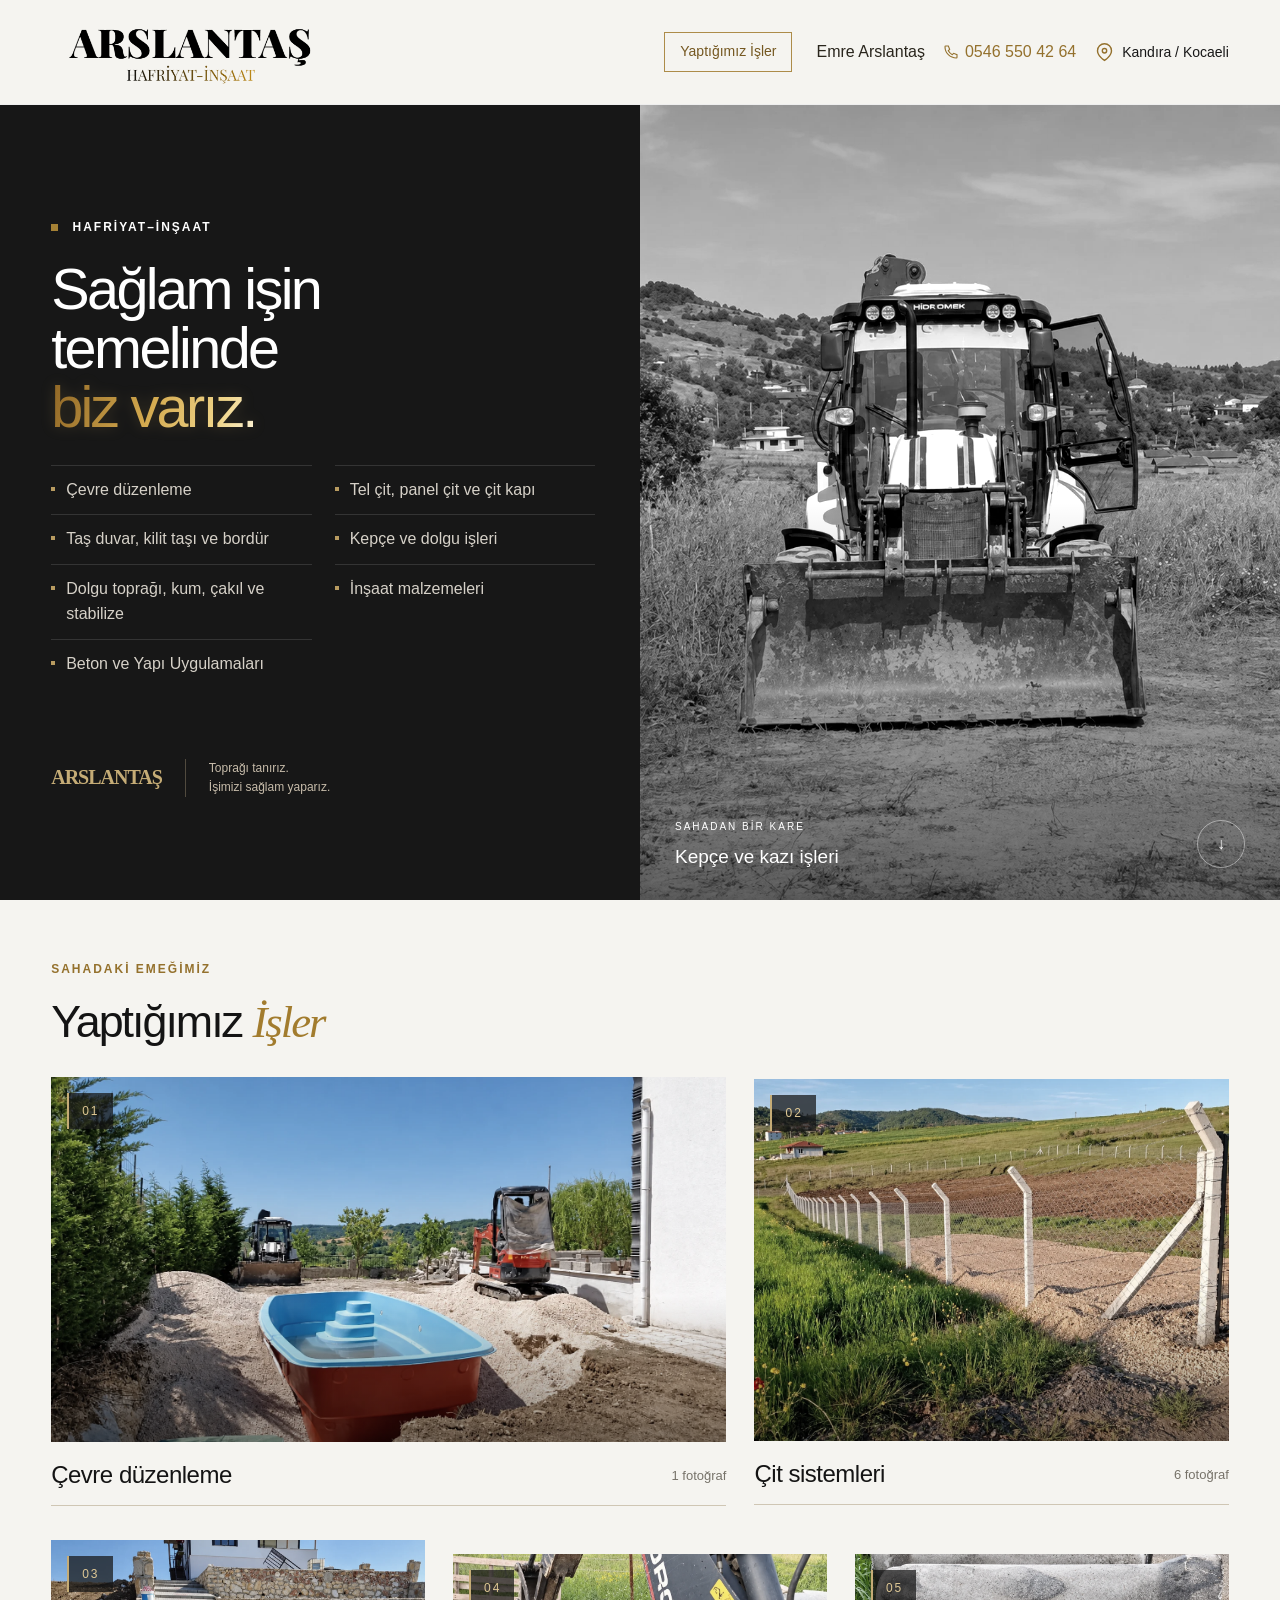
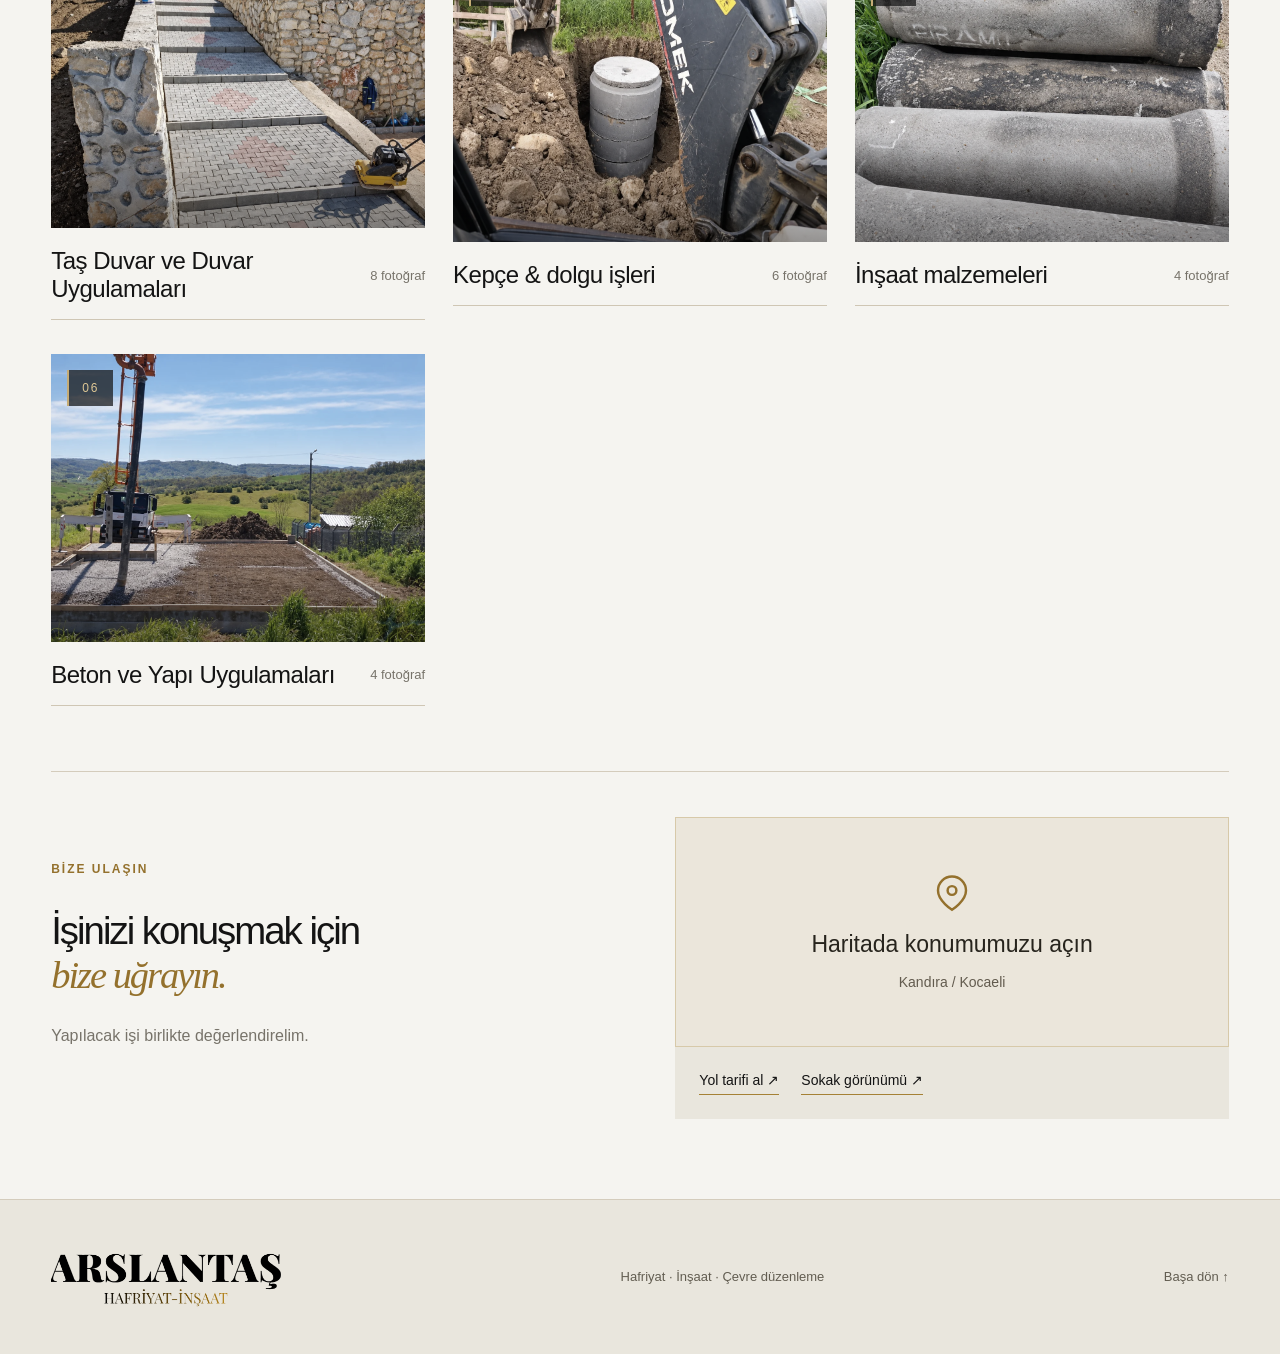
<file: index.html>
<!doctype html>
<html lang="tr"><head>
<meta charset="utf-8">
<meta http-equiv="Content-Security-Policy" content="default-src 'self'; script-src 'self'; style-src 'self' 'unsafe-inline'; img-src 'self' data:; connect-src 'none'; object-src 'none'; base-uri 'none'; form-action 'none'; frame-src 'none'">
<meta name="referrer" content="strict-origin-when-cross-origin">
<meta name="viewport" content="width=device-width, initial-scale=1">
<title>Arslantaş Hafriyat İnşaat | Kandıra, Kocaeli</title>
<meta name="description" content="Kandıra ve Kocaeli'de hafriyat, kepçe, dolgu, çevre düzenleme, tel ve panel çit, taş duvar, kilit taşı, bordür ve beton uygulamaları.">
<meta name="robots" content="index, follow, max-image-preview:large">
<meta name="theme-color" content="#171717">
<link rel="canonical" href="https://arslantashafriyatinsaat.com/">
<link rel="icon" href="img-arslantas-logo.png" type="image/png">
<link rel="preload" as="image" href="img-kazici-yukleyici.webp" type="image/webp">
<meta property="og:type" content="website">
<meta property="og:locale" content="tr_TR">
<meta property="og:site_name" content="Arslantaş Hafriyat İnşaat">
<meta property="og:title" content="Arslantaş Hafriyat İnşaat | Kandıra, Kocaeli">
<meta property="og:description" content="Hafriyattan çevre düzenlemeye, çit ve duvar uygulamalarından beton işlerine kadar sahadaki çalışmalarımızı inceleyin.">
<meta property="og:url" content="https://arslantashafriyatinsaat.com/">
<meta property="og:image" content="https://arslantashafriyatinsaat.com/img-kazici-yukleyici.webp">
<meta property="og:image:alt" content="Arslantaş Hafriyat İnşaat kazıcı yükleyici saha fotoğrafı">
<meta name="twitter:card" content="summary_large_image">
<meta name="twitter:title" content="Arslantaş Hafriyat İnşaat | Kandıra, Kocaeli">
<meta name="twitter:description" content="Hafriyat, çevre düzenleme, çit, taş duvar, kilit taşı ve beton uygulamaları.">
<meta name="twitter:image" content="https://arslantashafriyatinsaat.com/img-kazici-yukleyici.webp">
<script type="application/ld+json">{"@context":"https://schema.org","@type":"HomeAndConstructionBusiness","name":"Arslantaş Hafriyat İnşaat","url":"https://arslantashafriyatinsaat.com/","logo":"https://arslantashafriyatinsaat.com/img-arslantas-logo.png","image":"https://arslantashafriyatinsaat.com/img-kazici-yukleyici.webp","telephone":"+90 546 550 42 64","address":{"@type":"PostalAddress","addressLocality":"Kandıra","addressRegion":"Kocaeli","addressCountry":"TR"},"geo":{"@type":"GeoCoordinates","latitude":40.96698,"longitude":29.9331627},"areaServed":["Kandıra","Kocaeli"],"contactPoint":{"@type":"ContactPoint","telephone":"+90 546 550 42 64","contactType":"customer service","availableLanguage":"Turkish"}}</script>
<link rel="stylesheet" href="style.css?v=seo-13">
</head>
<body><a class="skip" href="#isler">İçeriğe geç</a><header class="site-header"><a class="brand" href="#" aria-label="Arslantaş ana sayfa"><img class="logo" src="img-arslantas-logo.png" alt="Arslantaş Hafriyat İnşaat" width="527" height="191"></a><div class="header-person"><span>Emre Arslantaş</span><a href="tel:+905465504264"><svg aria-hidden="true" viewBox="0 0 24 24" width="20" height="20" fill="none" stroke="currentColor" stroke-width="1.7"><path d="M8 3H4a1 1 0 0 0-1 1c0 9.4 7.6 17 17 17a1 1 0 0 0 1-1v-4l-5-2-2 2a15 15 0 0 1-6-6l2-2-2-5Z"></path></svg>0546 550 42 64</a><a class="header-location" href="https://www.google.com/maps/search/?api=1&amp;query=40.96698%2C29.9331627" target="_blank" rel="noopener noreferrer" aria-label="Haritadaki konumumuz" title="Konumumuz"><svg aria-hidden="true" width="21" height="21" viewBox="0 0 24 24" fill="none" stroke="currentColor" stroke-width="1.6"><path d="M20 10c0 6-8 11-8 11S4 16 4 10a8 8 0 1 1 16 0Z"></path><circle cx="12" cy="10" r="2.5"></circle></svg><span class="location-label">Kandıra / Kocaeli</span></a></div><a class="work-button" href="#isler">Yaptığımız İşler</a></header>
<main><section class="hero"><div class="hero-copy"><p class="eyebrow"><span></span> HAFRİYAT–İNŞAAT</p><h1>Sağlam işin<br>temelinde<br><em>biz varız.</em></h1><ul class="hero-services"><li><a class="service-gallery-link" href="#galeri-0">Çevre düzenleme</a></li><li><a class="service-gallery-link" href="#galeri-1">Tel çit, panel çit ve çit kapı</a></li><li><a class="service-gallery-link" href="#galeri-2">Taş duvar, kilit taşı ve bordür</a></li><li><a class="service-gallery-link" href="#galeri-3">Kepçe ve dolgu işleri</a></li><li><a class="service-gallery-link" href="#iletisim">Dolgu toprağı, kum, çakıl ve stabilize</a></li><li><a class="service-gallery-link" href="#galeri-4">İnşaat malzemeleri</a></li><li><a class="service-gallery-link" href="#galeri-5">Beton ve Yapı Uygulamaları</a></li></ul><div class="hero-bottom"><span class="signature">ARSLANTAŞ</span><p>Toprağı tanırız.<br>İşimizi sağlam yaparız.</p></div></div><div class="hero-image"><img src="img-kazici-yukleyici.webp" alt="Kazıcı yükleyici — siyah beyaz saha fotoğrafı" fetchpriority="high" width="1024" height="1024"><div class="image-note"><span>SAHADAN BİR KARE</span><p>Kepçe ve kazı işleri</p></div><a class="down" href="#isler" aria-label="İşlere git">↓</a></div></section>
<section class="work-intro reveal-ready" id="isler"><p class="eyebrow">SAHADAKİ EMEĞİMİZ</p><div><h2>Yaptığımız <em>İşler</em></h2></div></section><div class="collections"><button class="collection-card reveal-ready" id="galeri-0" data-collection="0" aria-haspopup="dialog" aria-label="Çevre düzenleme galerisini aç"><span class="collection-photo"><img src="img-havuz-cevresi-calismasi.webp" alt="" loading="lazy" decoding="async" width="1024" height="1024"><span class="collection-number">01</span></span><span class="collection-caption"><span class="collection-name">Çevre düzenleme</span><span class="collection-count">1 fotoğraf</span></span></button><button class="collection-card reveal-ready" id="galeri-1" data-collection="1" aria-haspopup="dialog" aria-label="Çit sistemleri galerisini aç"><span class="collection-photo"><img src="img-beton-direkli-tel-cit.webp" alt="" loading="lazy" decoding="async" width="1024" height="1024"><span class="collection-number">02</span></span><span class="collection-caption"><span class="collection-name">Çit sistemleri</span><span class="collection-count">6 fotoğraf</span></span></button><button class="collection-card reveal-ready" id="galeri-2" data-collection="2" aria-haspopup="dialog" aria-label="Taş Duvar ve Duvar Uygulamaları galerisini aç"><span class="collection-photo"><img src="img-tas-duvar-ve-merdiven.webp" alt="" loading="lazy" decoding="async" width="1024" height="1024"><span class="collection-number">03</span></span><span class="collection-caption"><span class="collection-name">Taş Duvar ve Duvar Uygulamaları</span><span class="collection-count">8 fotoğraf</span></span></button><button class="collection-card reveal-ready" id="galeri-3" data-collection="3" aria-haspopup="dialog" aria-label="Kepçe &amp; dolgu işleri galerisini aç"><span class="collection-photo"><img src="img-beton-boru-yerlestirme.webp" alt="" loading="lazy" decoding="async" width="1024" height="1024"><span class="collection-number">04</span></span><span class="collection-caption"><span class="collection-name">Kepçe &amp; dolgu işleri</span><span class="collection-count">6 fotoğraf</span></span></button><button class="collection-card reveal-ready" id="galeri-4" data-collection="4" aria-haspopup="dialog" aria-label="İnşaat malzemeleri galerisini aç"><span class="collection-photo"><img src="img-beton-boru.webp" alt="" loading="lazy" decoding="async" width="1024" height="1024"><span class="collection-number">05</span></span><span class="collection-caption"><span class="collection-name">İnşaat malzemeleri</span><span class="collection-count">4 fotoğraf</span></span></button><button class="collection-card reveal-ready" id="galeri-5" data-collection="5" aria-haspopup="dialog" aria-label="Beton ve Yapı Uygulamaları galerisini aç"><span class="collection-photo"><img src="img-beton-dokumu.webp" alt="" loading="lazy" decoding="async" width="1024" height="1024"><span class="collection-number">06</span></span><span class="collection-caption"><span class="collection-name">Beton ve Yapı Uygulamaları</span><span class="collection-count">4 fotoğraf</span></span></button></div><section class="contact location-section reveal-ready" id="iletisim" aria-labelledby="contact-title"><div class="contact-copy"><p class="eyebrow">BİZE ULAŞIN</p><h2 id="contact-title">İşinizi konuşmak için<br><em>bize uğrayın.</em></h2><p class="contact-intro">Yapılacak işi birlikte değerlendirelim.</p></div><div class="location-map-wrap"><a class="external-map-card" href="https://www.google.com/maps/search/?api=1&amp;query=40.96698%2C29.9331627" target="_blank" rel="noopener noreferrer"><svg aria-hidden="true" width="42" height="42" viewBox="0 0 24 24" fill="none" stroke="currentColor" stroke-width="1.4"><path d="M20 10c0 6-8 11-8 11S4 16 4 10a8 8 0 1 1 16 0Z"></path><circle cx="12" cy="10" r="2.5"></circle></svg><span>Haritada konumumuzu açın</span><small>Kandıra / Kocaeli</small></a><div class="location-map-info"><div class="map-links"><a href="https://www.google.com/maps/dir/?api=1&amp;destination=40.96698%2C29.9331627" target="_blank" rel="noopener noreferrer">Yol tarifi al ↗</a><a href="https://maps.app.goo.gl/fosj2223NXuFPrni9" target="_blank" rel="noopener noreferrer">Sokak görünümü ↗</a></div></div></div></section></main><footer><a class="brand" href="#" aria-label="Arslantaş ana sayfa"><img class="logo" src="img-arslantas-logo.png" alt="Arslantaş Hafriyat İnşaat" width="527" height="191"></a><p>Hafriyat · İnşaat · Çevre düzenleme</p><a href="#">Başa dön ↑</a></footer><dialog class="overview-dialog" id="overview-0" aria-labelledby="overview-title-0"><div class="overview-heading"><h2 id="overview-title-0">Çevre düzenleme</h2><button class="overview-close" aria-label="Kategoriyi kapat">×</button></div><div class="overview-grid"><button class="gallery-thumb" data-group="0" data-photo="0" aria-label="Havuz çevresi çalışması fotoğrafını büyüt"><img src="img-havuz-cevresi-calismasi.webp" alt="Havuz çevresi çalışması" loading="lazy" decoding="async" width="1024" height="1024"><span>Havuz çevresi çalışması</span></button></div></dialog><dialog class="overview-dialog" id="overview-1" aria-labelledby="overview-title-1"><div class="overview-heading"><h2 id="overview-title-1">Çit sistemleri</h2><button class="overview-close" aria-label="Kategoriyi kapat">×</button></div><div class="overview-grid"><button class="gallery-thumb" data-group="1" data-photo="0" aria-label="Beton direkli tel çit fotoğrafını büyüt"><img src="img-beton-direkli-tel-cit.webp" alt="Beton direkli tel çit" loading="lazy" decoding="async" width="1024" height="1024"><span>Beton direkli tel çit</span></button><button class="gallery-thumb" data-group="1" data-photo="1" aria-label="Çim çit fotoğrafını büyüt"><img src="img-cim-cit.webp" alt="Çim çit" loading="lazy" decoding="async" width="1024" height="1024"><span>Çim çit</span></button><button class="gallery-thumb" data-group="1" data-photo="2" aria-label="Çit kapısı fotoğrafını büyüt"><img src="img-cit-kapisi.webp" alt="Çit kapısı" loading="lazy" decoding="async" width="1024" height="1024"><span>Çit kapısı</span></button><button class="gallery-thumb" data-group="1" data-photo="3" aria-label="Tel çit · 01 fotoğrafını büyüt"><img src="img-tel-cit-01.webp" alt="Tel çit · 01" loading="lazy" decoding="async" width="1024" height="1024"><span>Tel çit · 01</span></button><button class="gallery-thumb" data-group="1" data-photo="4" aria-label="Tel çit · 02 fotoğrafını büyüt"><img src="img-tel-cit-02.webp" alt="Tel çit · 02" loading="lazy" decoding="async" width="1024" height="1024"><span>Tel çit · 02</span></button><button class="gallery-thumb" data-group="1" data-photo="5" aria-label="Tel çit uygulaması fotoğrafını büyüt"><img src="img-tel-cit-gun-batimi.webp" alt="Tel çit uygulaması" loading="lazy" decoding="async" width="1024" height="1024"><span>Tel çit uygulaması</span></button></div></dialog><dialog class="overview-dialog" id="overview-2" aria-labelledby="overview-title-2"><div class="overview-heading"><h2 id="overview-title-2">Taş Duvar ve Duvar Uygulamaları</h2><button class="overview-close" aria-label="Kategoriyi kapat">×</button></div><div class="overview-grid"><button class="gallery-thumb" data-group="2" data-photo="0" aria-label="Taş duvar ve merdiven fotoğrafını büyüt"><img src="img-tas-duvar-ve-merdiven.webp" alt="Taş duvar ve merdiven" loading="lazy" decoding="async" width="1024" height="1024"><span>Taş duvar ve merdiven</span></button><button class="gallery-thumb" data-group="2" data-photo="1" aria-label="Beton duvar kalıbı fotoğrafını büyüt"><img src="img-beton-duvar-kalibi.webp" alt="Beton duvar kalıbı" loading="lazy" decoding="async" width="1024" height="1024"><span>Beton duvar kalıbı</span></button><button class="gallery-thumb" data-group="2" data-photo="2" aria-label="Beton istinat duvarı fotoğrafını büyüt"><img src="img-beton-istinat-duvari.webp" alt="Beton istinat duvarı" loading="lazy" decoding="async" width="1024" height="1024"><span>Beton istinat duvarı</span></button><button class="gallery-thumb" data-group="2" data-photo="3" aria-label="Desenli beton panel · 01 fotoğrafını büyüt"><img src="img-desenli-beton-panel-01.webp" alt="Desenli beton panel · 01" loading="lazy" decoding="async" width="1024" height="1024"><span>Desenli beton panel · 01</span></button><button class="gallery-thumb" data-group="2" data-photo="4" aria-label="Desenli beton panel · 02 fotoğrafını büyüt"><img src="img-desenli-beton-panel-02.webp" alt="Desenli beton panel · 02" loading="lazy" decoding="async" width="1024" height="1024"><span>Desenli beton panel · 02</span></button><button class="gallery-thumb" data-group="2" data-photo="5" aria-label="Bina çevresi kilit taşı fotoğrafını büyüt"><img src="img-bina-cevresi-kilit-tasi.webp" alt="Bina çevresi kilit taşı" loading="lazy" decoding="async" width="1024" height="1024"><span>Bina çevresi kilit taşı</span></button><button class="gallery-thumb" data-group="2" data-photo="6" aria-label="Bordürlü yürüyüş yolu fotoğrafını büyüt"><img src="img-bordurlu-yuruyus-yolu.webp" alt="Bordürlü yürüyüş yolu" loading="lazy" decoding="async" width="1024" height="1024"><span>Bordürlü yürüyüş yolu</span></button><button class="gallery-thumb" data-group="2" data-photo="7" aria-label="Kilit taşı giriş yolu fotoğrafını büyüt"><img src="img-kilit-tasi-giris-yolu.webp" alt="Kilit taşı giriş yolu" loading="lazy" decoding="async" width="1024" height="1024"><span>Kilit taşı giriş yolu</span></button></div></dialog><dialog class="overview-dialog" id="overview-3" aria-labelledby="overview-title-3"><div class="overview-heading"><h2 id="overview-title-3">Kepçe &amp; dolgu işleri</h2><button class="overview-close" aria-label="Kategoriyi kapat">×</button></div><div class="overview-grid"><button class="gallery-thumb" data-group="3" data-photo="0" aria-label="Beton boru yerleştirme fotoğrafını büyüt"><img src="img-beton-boru-yerlestirme.webp" alt="Beton boru yerleştirme" loading="lazy" decoding="async" width="1024" height="1024"><span>Beton boru yerleştirme</span></button><button class="gallery-thumb" data-group="3" data-photo="1" aria-label="Kazıcı yükleyici fotoğrafını büyüt"><img src="img-kazici-yukleyici.webp" alt="Kazıcı yükleyici" loading="lazy" decoding="async" width="1024" height="1024"><span>Kazıcı yükleyici</span></button><button class="gallery-thumb" data-group="3" data-photo="2" aria-label="Kepçe kazısı fotoğrafını büyüt"><img src="img-kepce-kazisi.webp" alt="Kepçe kazısı" loading="lazy" decoding="async" width="1024" height="1024"><span>Kepçe kazısı</span></button><button class="gallery-thumb" data-group="3" data-photo="3" aria-label="Paletli kepçe fotoğrafını büyüt"><img src="img-paletli-kepce.webp" alt="Paletli kepçe" loading="lazy" decoding="async" width="1024" height="1024"><span>Paletli kepçe</span></button><button class="gallery-thumb" data-group="3" data-photo="4" aria-label="Traktör ile dolgu taşıma fotoğrafını büyüt"><img src="img-traktor-dolgu-tasima.webp" alt="Traktör ile dolgu taşıma" loading="lazy" decoding="async" width="1024" height="1024"><span>Traktör ile dolgu taşıma</span></button><button class="gallery-thumb" data-group="3" data-photo="5" aria-label="Traktör ile hafriyat taşıma fotoğrafını büyüt"><img src="img-traktor-hafriyat-tasima.webp" alt="Traktör ile hafriyat taşıma" loading="lazy" decoding="async" width="1024" height="1024"><span>Traktör ile hafriyat taşıma</span></button></div></dialog><dialog class="overview-dialog" id="overview-4" aria-labelledby="overview-title-4"><div class="overview-heading"><h2 id="overview-title-4">İnşaat malzemeleri</h2><button class="overview-close" aria-label="Kategoriyi kapat">×</button></div><div class="overview-grid"><button class="gallery-thumb" data-group="4" data-photo="0" aria-label="Beton boru fotoğrafını büyüt"><img src="img-beton-boru.webp" alt="Beton boru" loading="lazy" decoding="async" width="1024" height="1024"><span>Beton boru</span></button><button class="gallery-thumb" data-group="4" data-photo="1" aria-label="Beton büz fotoğrafını büyüt"><img src="img-beton-buz.webp" alt="Beton büz" loading="lazy" decoding="async" width="1024" height="1024"><span>Beton büz</span></button><button class="gallery-thumb" data-group="4" data-photo="2" aria-label="Su depoları fotoğrafını büyüt"><img src="img-su-depolari.webp" alt="Su depoları" loading="lazy" decoding="async" width="1024" height="1024"><span>Su depoları</span></button><button class="gallery-thumb" data-group="4" data-photo="3" aria-label="Tuğla ve blok paletleri fotoğrafını büyüt"><img src="img-tugla-ve-blok-paletleri.webp" alt="Tuğla ve blok paletleri" loading="lazy" decoding="async" width="1024" height="1024"><span>Tuğla ve blok paletleri</span></button></div></dialog><dialog class="overview-dialog" id="overview-5" aria-labelledby="overview-title-5"><div class="overview-heading"><h2 id="overview-title-5">Beton ve Yapı Uygulamaları</h2><button class="overview-close" aria-label="Kategoriyi kapat">×</button></div><div class="overview-grid"><button class="gallery-thumb" data-group="5" data-photo="0" aria-label="Beton dökümü fotoğrafını büyüt"><img src="img-beton-dokumu.webp" alt="Beton dökümü" loading="lazy" decoding="async" width="1024" height="1024"><span>Beton dökümü</span></button><button class="gallery-thumb" data-group="5" data-photo="1" aria-label="Beton zemin fotoğrafını büyüt"><img src="img-beton-zemin.webp" alt="Beton zemin" loading="lazy" decoding="async" width="1024" height="1024"><span>Beton zemin</span></button><button class="gallery-thumb" data-group="5" data-photo="2" aria-label="Çelik konstrüksiyon fotoğrafını büyüt"><img src="img-celik-konstruksiyon.webp" alt="Çelik konstrüksiyon" loading="lazy" decoding="async" width="1024" height="1024"><span>Çelik konstrüksiyon</span></button><button class="gallery-thumb" data-group="5" data-photo="3" aria-label="Temel betonu fotoğrafını büyüt"><img src="img-temel-betonu.webp" alt="Temel betonu" loading="lazy" decoding="async" width="1024" height="1024"><span>Temel betonu</span></button></div></dialog><dialog id="viewer" class="slideshow" aria-labelledby="gallery-title"><div class="slideshow-heading"><h2 id="gallery-title"></h2><button class="close" aria-label="Galeriyi kapat">×</button></div><div class="slide-stage"><button class="slide-prev" aria-label="Önceki fotoğraf">‹</button><img id="slide-image" alt=""><button class="slide-next" aria-label="Sonraki fotoğraf">›</button></div><div class="slide-footer" aria-live="polite"><p id="slide-caption"></p><span id="slide-counter"></span></div></dialog><script id="gallery-data" type="application/json">[{"name": "Çevre düzenleme", "items": [{"src": "img-havuz-cevresi-calismasi.webp", "title": "Havuz çevresi çalışması"}]}, {"name": "Çit sistemleri", "items": [{"src": "img-beton-direkli-tel-cit.webp", "title": "Beton direkli tel çit"}, {"src": "img-cim-cit.webp", "title": "Çim çit"}, {"src": "img-cit-kapisi.webp", "title": "Çit kapısı"}, {"src": "img-tel-cit-01.webp", "title": "Tel çit · 01"}, {"src": "img-tel-cit-02.webp", "title": "Tel çit · 02"}, {"src": "img-tel-cit-gun-batimi.webp", "title": "Tel çit uygulaması"}]}, {"name": "Taş Duvar ve Duvar Uygulamaları", "items": [{"src": "img-tas-duvar-ve-merdiven.webp", "title": "Taş duvar ve merdiven"}, {"src": "img-beton-duvar-kalibi.webp", "title": "Beton duvar kalıbı"}, {"src": "img-beton-istinat-duvari.webp", "title": "Beton istinat duvarı"}, {"src": "img-desenli-beton-panel-01.webp", "title": "Desenli beton panel · 01"}, {"src": "img-desenli-beton-panel-02.webp", "title": "Desenli beton panel · 02"}, {"src": "img-bina-cevresi-kilit-tasi.webp", "title": "Bina çevresi kilit taşı"}, {"src": "img-bordurlu-yuruyus-yolu.webp", "title": "Bordürlü yürüyüş yolu"}, {"src": "img-kilit-tasi-giris-yolu.webp", "title": "Kilit taşı giriş yolu"}]}, {"name": "Kepçe & dolgu işleri", "items": [{"src": "img-beton-boru-yerlestirme.webp", "title": "Beton boru yerleştirme"}, {"src": "img-kazici-yukleyici.webp", "title": "Kazıcı yükleyici"}, {"src": "img-kepce-kazisi.webp", "title": "Kepçe kazısı"}, {"src": "img-paletli-kepce.webp", "title": "Paletli kepçe"}, {"src": "img-traktor-dolgu-tasima.webp", "title": "Traktör ile dolgu taşıma"}, {"src": "img-traktor-hafriyat-tasima.webp", "title": "Traktör ile hafriyat taşıma"}]}, {"name": "İnşaat malzemeleri", "items": [{"src": "img-beton-boru.webp", "title": "Beton boru"}, {"src": "img-beton-buz.webp", "title": "Beton büz"}, {"src": "img-su-depolari.webp", "title": "Su depoları"}, {"src": "img-tugla-ve-blok-paletleri.webp", "title": "Tuğla ve blok paletleri"}]}, {"name": "Beton ve Yapı Uygulamaları", "items": [{"src": "img-beton-dokumu.webp", "title": "Beton dökümü"}, {"src": "img-beton-zemin.webp", "title": "Beton zemin"}, {"src": "img-celik-konstruksiyon.webp", "title": "Çelik konstrüksiyon"}, {"src": "img-temel-betonu.webp", "title": "Temel betonu"}]}]</script><script src="script.js"></script>




</body><div id="codex-browser-sidebar-comments-root" style="position: fixed; inset: 0px; pointer-events: none; z-index: 2147483647;"></div></html>
</file>
<file: style.css>
:root{--ink:#202321;--accent:#ed753c;--paper:#f7f8f5;--muted:#6d736c}*{box-sizing:border-box}html{scroll-behavior:smooth;scroll-padding-top:100px}body{margin:0;color:var(--ink);background:var(--paper);font-family:Arial,Helvetica,sans-serif;font-size:16px}a{color:inherit;text-decoration:none}button{font:inherit}a:focus-visible,button:focus-visible{outline:3px solid var(--accent);outline-offset:5px}.skip{position:absolute;top:-60px;background:white;padding:15px;z-index:20}.skip:focus{top:0}header{height:100px;display:flex;align-items:center;justify-content:space-between;padding:0 5%;background:var(--paper)}.brand{font-weight:900;font-size:43px;letter-spacing:-3px;line-height:1}.brand span{display:block;font-size:10px;letter-spacing:2px;margin-top:7px}header nav{display:flex;gap:40px;align-items:center;font-size:14px}.nav-cta{border-bottom:1px solid #b4b7b0;padding:13px 0}.nav-cta span{margin-left:40px}.hero{display:grid;grid-template-columns:1fr 1fr;min-height:660px;background:var(--ink);color:white}.hero-copy{padding:65px 8% 28px 10%;display:flex;align-items:flex-start;flex-direction:column}.eyebrow{font-size:12px;font-weight:600;letter-spacing:2px;margin:0 0 30px;line-height:1.6}.eyebrow span{display:inline-block;width:7px;height:7px;background:var(--accent);margin-right:9px}.hero h1{font-size:clamp(44px,4.8vw,76px);letter-spacing:-3.5px;line-height:1.07;margin:15px 0 24px;font-weight:500}.hero em{font-style:normal;color:#bfc5b9}.intro{max-width:370px;line-height:1.8;color:#c3c6c0;margin:0 0 35px}.primary{display:flex;gap:45px;justify-content:space-between;background:var(--accent);color:#191e19;padding:19px 23px;font-size:14px;font-weight:700}.hero-bottom{margin-top:auto;padding-top:45px;display:flex;gap:23px;align-items:center;color:#bfc5b9}.hero-bottom>span{font-size:36px;font-weight:800;letter-spacing:-2px;color:#6f786b}.hero-bottom p{font-size:12px;line-height:1.6;border-left:1px solid #51594e;padding-left:23px}.hero-image{position:relative;min-height:620px;overflow:hidden}.hero-image>img{height:100%;width:100%;object-fit:cover;position:absolute}.hero-image:after{content:'';position:absolute;inset:50% 0 0;background:linear-gradient(transparent,#0009);pointer-events:none}.image-note{position:absolute;z-index:1;bottom:32px;left:35px}.image-note span{font-size:10px;letter-spacing:2px}.image-note p{font-size:19px;margin:12px 0 0}.down{position:absolute;z-index:1;bottom:32px;right:35px;border:1px solid #ffffff70;width:48px;height:48px;display:grid;place-items:center;border-radius:50%}.work-intro{padding:90px 5% 45px}.work-intro>.eyebrow{color:var(--muted)}.work-intro>div{display:flex;align-items:end;justify-content:space-between;gap:30px}h2{font-weight:500;font-size:clamp(36px,4vw,59px);line-height:1.1;letter-spacing:-2px;margin:0}h2 span{color:var(--muted)}.work-intro div>p{color:var(--muted);line-height:1.8;font-size:15px}.categories{padding:0 5% 35px;display:flex;flex-wrap:wrap;gap:10px}.categories a{border:1px solid #cbd0c7;padding:12px 17px;font-size:13px;border-radius:2px;transition:.2s}.categories a:hover{background:var(--ink);color:white}.works{padding:0 5% 75px}.work-section{padding-top:40px}.section-title{display:flex;align-items:center;gap:20px;border-top:1px solid #cbd0c7;padding:25px 0}.number{color:#a7552f;font-size:13px}h3{font-size:25px;font-weight:500;letter-spacing:-.6px;margin:0}.count{margin-left:auto;font-size:11px;letter-spacing:1.5px;color:var(--muted)}.gallery{display:grid;grid-template-columns:repeat(3,minmax(0,1fr));gap:30px 23px}.project{border:0;padding:0;background:none;text-align:left;color:inherit;cursor:zoom-in;min-width:0}.photo{display:block;position:relative;overflow:hidden;aspect-ratio:4/3;background:#e0e3db}.photo img{width:100%;height:100%;object-fit:cover;transition:transform .5s}.project:hover img{transform:scale(1.035)}.expand{position:absolute;right:14px;bottom:14px;background:white;width:34px;height:34px;display:grid;place-items:center}.caption{padding:14px 0 0;display:flex;justify-content:space-between;gap:12px;font-size:14px}.caption>span{color:var(--muted)}footer{background:var(--ink);color:white;padding:45px 5%;display:flex;align-items:center;justify-content:space-between;gap:30px}footer p,footer>a:last-child{font-size:13px;color:#bfc5b9}dialog{border:0;background:#171a17;color:white;padding:18px;width:min(95vw,1000px);max-height:94vh}dialog::backdrop{background:#000d}dialog img{display:block;max-width:100%;height:75vh;object-fit:contain;margin:auto}dialog p{text-align:center;font-size:14px}.close{position:absolute;right:22px;top:22px;width:45px;height:45px;border:0;border-radius:50%;font-size:30px;background:white;color:#202321;cursor:pointer}@media(min-width:1700px){body{max-width:1700px;margin:auto}}@media(max-width:800px){header{height:85px}.brand{font-size:35px}header nav{gap:20px}.nav-cta{display:none}.hero{grid-template-columns:1fr}.hero-copy{padding:45px 6% 25px}.hero h1{font-size:56px}.hero-bottom{padding-top:30px}.hero-image{min-height:440px}.work-intro{padding-top:60px}.work-intro>div{display:block}.gallery{grid-template-columns:repeat(2,minmax(0,1fr))}.section-title{gap:12px}h3{font-size:23px}.count{display:none}footer{flex-wrap:wrap}}@media(max-width:480px){.hero h1{font-size:46px;letter-spacing:-2px}.hero-image{min-height:340px}.gallery{grid-template-columns:1fr}.categories{flex-wrap:nowrap;overflow-x:auto;padding-bottom:22px}.categories a{white-space:nowrap}.work-intro h2{font-size:39px}.section-title h3{font-size:22px}.photo{aspect-ratio:4/3}.work-section{padding-top:26px}.eyebrow{font-size:11px}footer p{line-height:1.8}}@media(prefers-reduced-motion:reduce){html{scroll-behavior:auto}*{transition:none!important}}

.hero-image>img{filter:grayscale(1) contrast(1.08);object-position:center center}.section-title{cursor:pointer;list-style:none}.section-title::-webkit-details-marker{display:none}.section-title:hover h3{color:#a7552f}.toggle{font-size:28px;font-weight:300;width:30px;text-align:center;transition:transform .2s}.work-section[open] .toggle{transform:rotate(45deg)}.work-section[open] .gallery{padding-bottom:25px}.work-section{padding-top:0}.works{padding-top:15px}.section-title{padding:28px 0}.section-title:focus-visible{outline:3px solid var(--accent);outline-offset:4px}@media(max-width:800px){.toggle{margin-left:auto}}
/* Arslantaş identity and photographic category collection */
:root{--ink:#171717;--accent:#b08a38;--paper:#fff;--muted:#76736d}header{height:116px;border-bottom:1px solid #eee}.brand{display:block;line-height:0;letter-spacing:normal}.logo{width:250px;height:auto;display:block}.hero{background:#171717}.hero h1{font-weight:400}.hero em{color:#c5ac76}.primary{background:#b08a38;color:white}.hero-bottom{color:#c7bcaa}.hero-bottom .signature{font-family:Georgia,serif;font-size:22px;letter-spacing:-1px;color:#c5ac76}.hero-bottom p{border-color:#514a3e}.hero-image{min-height:620px}.hero-image>img{filter:grayscale(1) contrast(1.08)}.work-intro{padding:80px 5% 36px}.work-intro>.eyebrow{color:#94712d}.work-intro h2{font-size:clamp(38px,4.2vw,64px);letter-spacing:-2px}.work-intro h2 em{font-family:Georgia,'Times New Roman',serif;font-weight:400;color:#a27c2e}.category-grid{padding:0 5% 90px;display:grid;grid-template-columns:repeat(3,minmax(0,1fr));gap:24px}.category-card{position:relative;aspect-ratio:1.12;overflow:hidden;border:0;background:#242424;cursor:pointer;text-align:left;padding:0;color:white}.category-card>img{width:100%;height:100%;object-fit:cover;display:block;transition:transform .6s,filter .6s;filter:saturate(.65)}.card-shade{position:absolute;inset:0;background:linear-gradient(180deg,#0002 10%,#0001 25%,#000b 75%,#000e 100%)}.card-index{position:absolute;top:22px;left:24px;font-size:13px;letter-spacing:2px;border-bottom:1px solid #ffffff80;padding-bottom:8px}.card-content{position:absolute;bottom:25px;left:26px;right:26px;display:flex;flex-direction:column}.card-meta{color:#dbc89f;font-size:11px;letter-spacing:1.7px;margin-bottom:10px}.card-title{font-size:26px;letter-spacing:-.5px;line-height:1.18;font-weight:500;max-width:280px}.card-link{display:flex;justify-content:space-between;align-items:center;font-size:13px;border-top:1px solid #ffffff40;padding-top:14px;margin-top:22px;color:#eee}.card-link>span{font-size:22px;color:#e1c58f}.category-card:hover>img{transform:scale(1.05);filter:saturate(1)}.category-card:last-child{grid-column:span 3;aspect-ratio:3.5}.category-card:last-child>img{object-position:center 60%}.category-card:last-child .card-title{max-width:none}footer{background:#171717}footer .brand{background:white;padding:10px 16px}footer .logo{width:220px}.category-dialog{width:min(1100px,94vw);max-height:90vh;background:#fff;color:#171717;padding:36px;overscroll-behavior:contain}.dialog-heading{display:flex;justify-content:space-between;align-items:start;gap:24px;margin-bottom:30px}.dialog-heading .eyebrow{margin-bottom:10px;color:#94712d}.dialog-heading h2{font-size:36px;letter-spacing:-1px}.category-close{flex-shrink:0;width:44px;height:44px;border:1px solid #d3cbbd;background:white;font-size:30px;cursor:pointer}.category-dialog .gallery img{height:100%;width:100%;margin:0;object-fit:cover}.category-dialog .gallery{gap:25px 20px}.category-dialog .caption{font-size:14px}.category-dialog::backdrop{background:#000b;backdrop-filter:blur(5px)}body:has(dialog[open]){overflow:hidden}#viewer{z-index:5}#viewer::backdrop{background:#000e}
@media(max-width:900px){.category-grid{grid-template-columns:repeat(2,minmax(0,1fr));gap:18px}.category-card:last-child{grid-column:span 2;aspect-ratio:2}.card-title{font-size:24px}.logo{width:220px}.hero-bottom .signature{font-size:20px}}
@media(max-width:600px){header{height:95px}.logo{width:180px}header nav{font-size:13px}.hero-image{min-height:370px}.work-intro{padding-top:55px}.work-intro h2{font-size:40px}.category-grid{grid-template-columns:1fr;padding-bottom:55px;gap:18px}.category-card{aspect-ratio:1.18}.category-card:last-child{grid-column:auto;aspect-ratio:1.18}.card-content{left:24px;bottom:24px}.card-title{font-size:29px}.category-dialog{padding:22px}.dialog-heading h2{font-size:28px}.category-dialog .gallery{grid-template-columns:1fr}.hero-bottom{gap:15px}.hero-bottom p{padding-left:15px}.hero-bottom .signature{font-size:19px}}
:root{--ink:#141414;--accent:#a58135;--paper:#f5f4f0;--muted:#77736a}header{background:var(--paper)}.logo{mix-blend-mode:multiply}.hero-copy{padding-top:48px}.hero h1{font-size:clamp(48px,5.2vw,79px);letter-spacing:-3px}.hero .intro{margin-top:8px}.hero-bottom{padding-top:25px}.work-intro{padding-top:85px}.service-grid{padding:0 5% 90px;display:grid;grid-template-columns:repeat(3,minmax(0,1fr));gap:45px 25px}.service-card{border-bottom:1px solid #d4ccbc;padding-bottom:25px}.service-cover{position:relative;border:0;padding:0;display:block;width:100%;aspect-ratio:1.32;background:#22211e;overflow:hidden;cursor:pointer;text-align:left;color:white}.service-cover>img{display:block;width:100%;height:100%;object-fit:cover;filter:saturate(.65);transition:transform .5s,filter .5s}.service-cover:hover>img{transform:scale(1.045);filter:saturate(1)}.service-number{position:absolute;top:0;left:0;padding:15px 18px;background:var(--paper);color:#8d6d2b;font-size:13px;letter-spacing:2px}.service-open{position:absolute;bottom:15px;right:15px;background:#171717de;padding:12px 16px;font-size:13px;color:#ebd9b4}.service-body{padding-top:24px}.service-motto{font-family:Georgia,serif;font-size:17px;font-style:italic;color:#94712d;margin:0 0 10px}.service-body h3{font-size:27px;letter-spacing:-.7px}.service-body h3 button{font:inherit;color:inherit;background:none;border:0;padding:0;cursor:pointer;text-align:left}.service-body h3 button:hover{color:#94712d}.service-tags{display:flex;flex-wrap:wrap;gap:8px 15px;margin-top:20px;color:#77736a;font-size:13px;line-height:1.7}.service-tags span+span:before{content:'·';margin-right:15px;color:#a58135}.material-type{height:100%;display:flex;justify-content:center;flex-direction:column;gap:12px;padding:30px;border:1px solid #6c5a32;background:#24221c;color:#c7ad74;font-family:Georgia,serif;font-size:clamp(16px,1.7vw,27px);letter-spacing:1px}.gallery-empty{grid-column:1/-1;padding:50px 25px;border:1px solid #ded6c5;text-align:center;background:#f5f4f0}.gallery-empty p{font-size:20px}.gallery-empty span,.service-description{color:#77736a;font-size:15px;line-height:1.7}footer{background:#e9e6dd;color:#171717;border-top:1px solid #d4ccbc}footer .brand{background:none;padding:0}footer p,footer>a:last-child{color:#625d51}@media(max-width:950px){.service-grid{grid-template-columns:repeat(2,minmax(0,1fr));gap:35px 22px}.material-type{font-size:24px}}@media(max-width:600px){.service-grid{grid-template-columns:1fr;gap:35px;padding-bottom:55px}.service-cover{aspect-ratio:1.4}.service-body h3{font-size:29px}.hero h1{font-size:58px}.hero-copy{padding-top:40px}.work-intro{padding-top:55px}.service-motto{font-size:18px}}
.header-contact{background:#a58135;color:#fff;padding:15px 20px}.contact{margin:0 5% 80px;display:grid;grid-template-columns:1fr 1fr;border-top:1px solid #d4ccbc;padding-top:60px;gap:6%}.contact .eyebrow{color:#94712d}.contact h2{font-size:clamp(36px,3.5vw,55px);line-height:1.15}.contact h2 em{font-family:Georgia,serif;font-weight:400;color:#94712d}.contact-intro{color:#77736a;line-height:1.8;margin:25px 0}.contact-person{display:flex;flex-direction:column;gap:12px;margin:28px 0}.contact-person>span{font-size:12px;letter-spacing:2px}.contact-person>a{font-size:32px;letter-spacing:-1px}.contact-actions{display:flex;flex-wrap:wrap;gap:12px;margin-bottom:30px}.contact-actions>a{padding:16px 20px;font-size:14px;display:flex;gap:22px;justify-content:space-between}.contact-call{background:#a58135;color:#fff}.contact-whatsapp{border:1px solid #b6a888}.contact address{font-style:normal;line-height:1.8;color:#77736a;max-width:370px;font-size:15px}.directions{display:inline-block;font-size:14px;border-bottom:1px solid #a58135;padding:10px 0;margin-top:6px}.contact-map{min-width:0;display:flex;flex-direction:column;background:#e9e6dd}.contact-map iframe{width:100%;height:100%;min-height:460px;display:block}.map-caption{padding:20px;display:flex;justify-content:space-between;gap:20px;font-size:11px;letter-spacing:1px;line-height:1.6}.contact-actions a:hover,.header-contact:hover{filter:brightness(.9)}@media(max-width:800px){.contact{grid-template-columns:1fr;gap:35px;padding-top:40px;margin-bottom:50px}.contact-map iframe{height:380px;min-height:380px}.header-contact{padding:12px;font-size:12px}header nav{gap:14px}}@media(max-width:480px){header nav>a:first-child{display:none}.header-contact{max-width:145px;line-height:1.5}.contact-person>a{font-size:30px}.map-caption{flex-direction:column;gap:6px}.contact-actions>a{flex:1;white-space:nowrap}}
.header-person{display:flex;align-items:center;gap:22px;border-left:1px solid #c9bd9f;padding-left:25px}.header-person>span{font-family:Georgia,serif;font-size:17px}.header-person>a{display:flex;gap:10px;align-items:center;color:#896622;font-size:18px;white-space:nowrap}.header-person svg{flex-shrink:0}.direct-works{padding:0 5% 65px}.direct-category{border-top:1px solid #cfc6b4;padding:28px 0 50px}.direct-title{display:flex;gap:20px;align-items:center;margin-bottom:28px}.direct-title>span{font-size:13px;letter-spacing:2px;color:#94712d}.direct-title h3{font-size:29px}.direct-category .gallery{gap:28px 22px}.direct-category .photo{aspect-ratio:4/3}.direct-category .project{background:transparent}.direct-category .caption{font-size:15px}.location-address{padding:40px;border-left:1px solid #cfc6b4;align-self:center}.location-address address{font-size:22px;line-height:1.7;color:#26241f;max-width:none}.location-address>p:last-child{font-size:14px;line-height:1.8;color:#77736a}.location-call{display:inline-block;border-bottom:1px solid #a58135;padding:12px 0;font-size:15px}.location-section h2{font-size:clamp(33px,3vw,46px)}@media(max-width:900px){.header-person{gap:9px;align-items:flex-end;flex-direction:column;padding-left:16px}.header-person>span{font-size:15px}.header-person>a{font-size:16px}header nav{gap:18px}.location-address{padding:25px}}@media(max-width:600px){header{padding:0 4%}.header-person{border-left:0;padding-left:0}.header-person>a{font-size:14px;gap:6px}.header-person>span{font-size:14px}.header-person svg{width:17px}.logo{width:160px}.direct-title h3{font-size:25px}.direct-category{padding-bottom:35px}.direct-category .gallery{grid-template-columns:1fr}.location-address{padding:25px 0;border-left:0;border-top:1px solid #cfc6b4}.location-address address{font-size:20px}.hero .intro{font-size:15px}.direct-works{padding-bottom:20px}}
.location-map-wrap{min-width:0;background:#e9e6dd}.location-map-frame{display:block;width:100%;height:400px}.location-map-info{padding:24px}.location-map-info address{font-size:15px;color:#514c42;max-width:none}.map-links{display:flex;flex-wrap:wrap;gap:22px;margin-top:15px}.map-links a{font-size:14px;border-bottom:1px solid #a58135;padding-bottom:6px}.location-section .contact-copy{align-self:center}@media(max-width:600px){.location-map-frame{height:330px}.location-map-info{padding:20px}}
.hero-services{padding:0;margin:5px 0 25px;list-style:none;display:grid;gap:12px;max-width:450px}.hero-services li{position:relative;padding-left:18px;font-size:16px;line-height:1.6;color:#d6d1c8}.hero-services li:before{content:'';position:absolute;left:0;top:11px;width:5px;height:5px;background:#b89b60}.hero-location{display:flex;align-items:center;gap:10px;color:#d6bc86;font-size:15px;padding:12px 0;border-bottom:1px solid #665638}.hero-location>span{margin-left:20px}.hero-bottom{margin-top:15px}.collections{display:grid;grid-template-columns:repeat(6,minmax(0,1fr));gap:35px 25px;padding:0 5% 80px}.collection-card{grid-column:span 2;border:0;padding:0;background:transparent;text-align:left;cursor:pointer;color:var(--ink)}.collection-card:nth-child(n+4){grid-column:span 3}.collection-photo{display:block;position:relative;aspect-ratio:1.4;overflow:hidden;background:#24221e}.collection-photo img{width:100%;height:100%;object-fit:cover;display:block;transition:transform .5s,filter .5s;filter:saturate(.7)}.collection-card:nth-child(n+4) .collection-photo{aspect-ratio:1.9}.collection-card:hover img{transform:scale(1.045);filter:saturate(1)}.collection-number{position:absolute;left:16px;top:16px;background:#171717cc;color:#dfc895;padding:9px 11px;font-size:12px;letter-spacing:2px}.collection-arrow{position:absolute;bottom:18px;right:18px;width:44px;height:44px;display:grid;place-items:center;background:#f5f4f0;font-size:22px;transition:background .2s}.collection-card:hover .collection-arrow{background:#d8bc81}.collection-caption{display:flex;justify-content:space-between;align-items:center;gap:14px;padding:18px 0;border-bottom:1px solid #cfc6b4}.collection-name{font-size:23px;letter-spacing:-.5px}.collection-count{font-size:12px;color:#77736a;white-space:nowrap}#viewer.slideshow{width:min(1160px,96vw);padding:20px 24px;max-height:96vh;overflow:auto;background:#171717} .slideshow-heading{display:flex;align-items:center;justify-content:space-between;gap:20px;padding-bottom:16px}.slideshow-heading h2{font-size:22px;letter-spacing:-.5px;line-height:1.3}.slideshow-heading .close{position:static;flex-shrink:0;width:40px;height:40px}.slide-stage{position:relative;display:flex;align-items:center;justify-content:center;min-height:180px}#viewer #slide-image{width:100%;height:68vh;object-fit:contain;margin:0;touch-action:pan-y}.slide-prev,.slide-next{position:absolute;top:50%;transform:translateY(-50%);border:1px solid #ffffff55;background:#171717ce;color:white;width:48px;height:60px;font-size:40px;cursor:pointer;z-index:1}.slide-prev{left:0}.slide-next{right:0}.slide-prev:hover,.slide-next:hover{background:#8a6b31}.slide-prev[hidden],.slide-next[hidden]{display:none}.slide-footer{display:flex;align-items:center;justify-content:space-between;gap:20px;padding-top:15px;color:#ded7c9}.slide-footer p{margin:0!important;text-align:left!important;font-size:15px!important}.slide-footer>span{font-size:14px;white-space:nowrap;color:#c5ac76}.location-map-info{padding-top:10px}.hero-copy{animation:soft-entry .65s ease-out}.slideshow[open]{animation:soft-entry .2s ease-out}@keyframes soft-entry{from{opacity:0;transform:translateY(9px)}to{opacity:1;transform:translateY(0)}}@media(max-width:900px){.collections{grid-template-columns:repeat(2,minmax(0,1fr))}.collection-card,.collection-card:nth-child(n+4){grid-column:span 1}.collection-card:last-child{grid-column:span 2}.collection-card:nth-child(n+4) .collection-photo{aspect-ratio:1.4}.collection-card:last-child .collection-photo{aspect-ratio:2}.collection-name{font-size:21px}.collection-caption{flex-wrap:wrap}}@media(max-width:600px){.collections{grid-template-columns:1fr;gap:25px;padding-bottom:50px}.collection-card,.collection-card:nth-child(n+4),.collection-card:last-child{grid-column:auto}.collection-card:last-child .collection-photo{aspect-ratio:1.4}.hero-services li{font-size:16px}.hero-services{gap:10px}.collection-caption{flex-wrap:nowrap}.collection-name{font-size:23px}#viewer.slideshow{padding:15px;width:97vw}.slideshow-heading h2{font-size:20px}#viewer #slide-image{height:61vh}.slide-prev,.slide-next{width:37px;height:49px;font-size:32px}.slide-footer p{font-size:14px!important}}@media(prefers-reduced-motion:reduce){*{animation:none!important;transition:none!important;scroll-behavior:auto!important}}
.header-person{display:grid;grid-template-columns:auto auto;gap:7px 22px;align-items:center}.header-person>span{grid-column:1;grid-row:1}.header-person>a[href^="tel:"]{grid-column:2;grid-row:1}.header-person .header-location{grid-column:1/-1;display:flex;align-items:center;justify-content:flex-end;gap:7px;font-size:13px;color:#8c6c31}.header-location svg{width:16px;height:16px}.header-location>span{display:none}.overview-dialog{width:min(1100px,95vw);max-height:90vh;background:#f5f4f0;color:#171717;padding:30px}.overview-heading{display:flex;align-items:center;justify-content:space-between;gap:20px;margin-bottom:25px}.overview-heading h2{font-size:30px;letter-spacing:-1px}.overview-close{width:42px;height:42px;background:transparent;border:1px solid #c4b798;cursor:pointer;font-size:28px;flex-shrink:0}.overview-grid{display:grid;grid-template-columns:repeat(3,minmax(0,1fr));gap:25px 20px}.gallery-thumb{padding:0;border:0;background:none;text-align:left;color:inherit;cursor:zoom-in}.overview-dialog .gallery-thumb img{width:100%;height:auto;aspect-ratio:4/3;object-fit:cover;display:block;margin:0;transition:filter .2s}.gallery-thumb:hover img{filter:brightness(1.08)}.gallery-thumb>span{display:block;font-size:14px;line-height:1.5;padding-top:12px}.overview-dialog::backdrop{background:#000b;backdrop-filter:blur(4px)}@media(max-width:900px){.header-person{grid-template-columns:auto;gap:5px}.header-person>span,.header-person>a[href^="tel:"],.header-person .header-location{grid-column:1;grid-row:auto;justify-self:end}.overview-grid{grid-template-columns:repeat(2,minmax(0,1fr))}}@media(max-width:600px){.overview-dialog{padding:20px}.overview-grid{gap:20px 12px}.overview-heading h2{font-size:24px}.gallery-thumb>span{font-size:13px}.header-person .header-location{font-size:12px}header{height:110px}.header-person{gap:6px}}@media(max-width:380px){.overview-grid{grid-template-columns:1fr}}
/* Balanced entrance and editorial portfolio */
header{height:105px;padding:0 5%}.brand{width:265px;height:72px;overflow:hidden;position:relative}.brand .logo{position:absolute;width:305px;max-width:none;height:auto;left:-20px;top:-20px}.hero{min-height:590px;grid-template-columns:1.04fr 1fr}.hero-copy{padding:42px 7% 25px 9%;position:relative}.hero h1{font-size:clamp(45px,4.25vw,65px);line-height:1.02;letter-spacing:-2.6px;margin:5px 0 28px}.hero .eyebrow{margin-bottom:18px}.hero-image{min-height:590px}.hero-services{display:grid;grid-template-columns:1fr 1fr;gap:0 23px;max-width:none;width:100%;margin:0 0 16px}.hero-services li{padding:12px 0 12px 15px;border-top:1px solid #ffffff20;font-size:15px;line-height:1.55}.hero-services li:before{top:21px;width:4px;height:4px}.hero-bottom{padding-top:14px;margin-top:auto}.hero-bottom p{margin:5px 0}.hero-bottom .signature{font-size:20px}.hero-image>img{object-position:center 58%}.hero-image .down{transition:background .25s,transform .25s}.hero-image .down:hover{background:#a58135;transform:translateY(3px)}.work-intro{padding-top:60px;padding-bottom:30px}.work-intro .eyebrow{margin-bottom:18px}.work-intro h2{font-size:clamp(39px,3.5vw,55px)}.collections{gap:34px 28px;padding-bottom:65px;grid-template-columns:repeat(12,minmax(0,1fr))}.collection-card{grid-column:span 4}.collection-card:nth-child(1){grid-column:span 7}.collection-card:nth-child(2){grid-column:span 5}.collection-card:nth-child(n+3){grid-column:span 4}.collection-card .collection-photo,.collection-card:nth-child(n+4) .collection-photo{aspect-ratio:1.3}.collection-card:nth-child(1) .collection-photo{aspect-ratio:1.85}.collection-card:nth-child(2) .collection-photo{aspect-ratio:1.31}.collection-photo:after{content:'';position:absolute;inset:60% 0 0;background:linear-gradient(transparent,#0006);pointer-events:none}.collection-arrow{z-index:1;border-radius:50%;width:47px;height:47px}.collection-number{background:#151515b8;padding:11px 13px;border-left:2px solid #c5ac76}.collection-caption{padding:19px 0 16px;transition:border-color .25s}.collection-card:hover .collection-caption{border-color:#a58135}.collection-name{font-size:24px}.collection-count{font-size:13px}.contact{padding-top:45px}.hero-copy{animation:soft-entry .8s ease-out}.hero-image{animation:soft-entry 1s ease-out}.reveal-ready{opacity:0;transform:translateY(24px);transition:opacity .7s ease,transform .7s ease}.reveal-ready.is-visible{opacity:1;transform:translateY(0)}.collection-card.reveal-ready:nth-child(2n){transition-delay:.09s}footer .brand{width:230px;height:64px}footer .brand .logo{width:270px;left:-20px;top:-18px}@media(min-width:1700px){.hero h1{font-size:66px}.hero-copy{padding-top:45px}.hero{min-height:610px}.hero-image{min-height:610px}}@media(max-width:1050px){.hero-services{gap:0 14px}.hero-services li{font-size:14px}.hero-copy{padding-left:7%;padding-right:6%}.collection-name{font-size:22px}.collection-caption{align-items:flex-start;flex-direction:column;gap:7px}header .brand{width:225px}header .brand .logo{width:270px;top:-15px}.header-person{gap:5px 12px}}@media(max-width:800px){.hero{grid-template-columns:1fr}.hero-copy{padding:38px 6% 28px}.hero h1{font-size:55px}.hero-image{min-height:390px}.hero-services li{font-size:16px}.hero-bottom{margin-top:18px}.collections{grid-template-columns:repeat(2,minmax(0,1fr));gap:26px 20px}.collection-card,.collection-card:nth-child(1),.collection-card:nth-child(2),.collection-card:nth-child(n+3){grid-column:span 1}.collection-card:last-child{grid-column:span 2}.collection-card .collection-photo,.collection-card:nth-child(1) .collection-photo,.collection-card:nth-child(2) .collection-photo,.collection-card:nth-child(n+4) .collection-photo{aspect-ratio:1.3}.collection-card:last-child .collection-photo{aspect-ratio:2}.collection-caption{flex-direction:row;align-items:center}.collection-name{font-size:21px}}@media(max-width:600px){header{height:103px;padding:0 4%}header .brand{width:170px;height:65px}header .brand .logo{width:208px;left:-18px;top:-5px}.hero h1{font-size:49px;letter-spacing:-2px;margin-bottom:24px}.hero-services{gap:0 18px}.hero-services li{font-size:14px;padding-top:11px;padding-bottom:11px}.hero-image{min-height:330px}.hero-bottom{margin-top:10px}.work-intro{padding-top:43px}.collections{grid-template-columns:1fr;gap:26px}.collection-card,.collection-card:nth-child(1),.collection-card:nth-child(2),.collection-card:nth-child(n+3),.collection-card:last-child{grid-column:auto}.collection-card .collection-photo,.collection-card:nth-child(1) .collection-photo,.collection-card:nth-child(2) .collection-photo,.collection-card:nth-child(n+4) .collection-photo,.collection-card:last-child .collection-photo{aspect-ratio:1.5}.collection-caption{padding-top:15px}.collection-name{font-size:23px}.collection-count{font-size:12px}}@media(prefers-reduced-motion:reduce){.reveal-ready{opacity:1;transform:none;transition:none}.hero-copy,.hero-image{animation:none}}
/* Translucent gallery layers keep the page visible behind the photo. */
.overview-dialog::backdrop{background:rgba(20,19,16,.18);backdrop-filter:blur(7px);-webkit-backdrop-filter:blur(7px)}
#viewer::backdrop{background:rgba(20,19,16,.20);backdrop-filter:blur(12px);-webkit-backdrop-filter:blur(12px)}
#viewer.slideshow{background:rgba(28,27,24,.62);backdrop-filter:blur(18px);-webkit-backdrop-filter:blur(18px);border:1px solid rgba(255,255,255,.18);box-shadow:0 24px 80px rgba(0,0,0,.2);border-radius:8px}
.slide-prev,.slide-next{background:rgba(25,24,21,.45);backdrop-filter:blur(8px);-webkit-backdrop-filter:blur(8px)}
/* Full-width layout with content-safe mobile sizing. */
html{width:100%;scroll-padding-top:24px}body{width:100%;max-width:none;margin:0}main,header,footer{max-width:none}header{padding-left:4vw;padding-right:4vw}.hero{width:100%;grid-template-columns:1fr 1fr}.hero-copy{padding-left:8%;padding-right:7%}.hero-image{min-width:0}.hero-services li{overflow-wrap:break-word}.work-intro{padding-left:4vw;padding-right:4vw}.collections{padding-left:4vw;padding-right:4vw}.contact{margin-left:4vw;margin-right:4vw}footer{padding-left:4vw;padding-right:4vw}.hero-services,.hero-copy,.collection-card,.header-person{min-width:0}
@media(min-width:1100px){.hero{min-height:calc(100svh - 105px);min-height:clamp(590px,calc(100svh - 105px),850px)}.hero-image{min-height:100%}.hero-copy{justify-content:center;padding-top:45px;padding-bottom:30px}.hero h1{font-size:clamp(55px,4.5vw,85px)}.hero-bottom{margin-top:35px}.hero-services{max-width:720px}.hero-services li{font-size:16px}}
@media(max-width:1099px) and (min-width:801px){header nav{gap:18px}.hero h1{font-size:52px}.hero-services{grid-template-columns:1fr}.hero-services li{padding-top:8px;padding-bottom:8px}.hero-services li:before{top:18px}.hero-copy{padding:35px 7%}.hero-image{min-height:650px}}
@media(max-width:800px){header{height:auto;min-height:104px;gap:14px;padding:14px 5%}header nav{gap:12px}header nav>a:first-child{display:none}.hero{grid-template-columns:1fr;min-height:0}.hero-copy{padding:35px 6% 28px}.hero h1{font-size:clamp(44px,8vw,60px)}.hero-services{grid-template-columns:1fr 1fr;gap:0 20px}.hero-services li{font-size:16px}.hero-image{height:auto;min-height:0;aspect-ratio:1.45}.hero-image>img{object-position:center 56%}.hero-bottom{margin-top:20px}.collections,.work-intro{padding-left:5%;padding-right:5%}.contact{margin-left:5%;margin-right:5%}}
@media(max-width:480px){header{padding:12px 16px;gap:8px;min-height:100px}header .brand{width:150px;height:61px;flex:0 1 150px}header .brand .logo{width:185px;left:-17px;top:-3px}header nav{flex:0 0 auto}.header-person{padding:0;border:0;gap:6px}.header-person>span{font-size:14px}.header-person>a[href^="tel:"]{font-size:14px;gap:6px;min-height:26px}.header-person .header-location{font-size:12px;min-height:24px}.hero-copy{padding:30px 20px 25px}.hero .eyebrow{font-size:11px;margin-bottom:16px}.hero h1{font-size:46px;line-height:1.06;letter-spacing:-2px;margin:0 0 25px}.hero-services{grid-template-columns:1fr;gap:0;margin-bottom:8px}.hero-services li{font-size:16px;line-height:1.55;padding:10px 0 10px 15px}.hero-services li:before{top:21px}.hero-bottom{margin-top:15px;gap:15px}.hero-bottom .signature{font-size:18px}.hero-bottom p{font-size:12px;padding-left:15px}.hero-image{aspect-ratio:1.18}.image-note{left:20px;bottom:22px}.image-note p{font-size:17px}.hero-image .down{right:20px;bottom:22px;width:44px;height:44px}.work-intro{padding-top:38px;padding-bottom:25px}.work-intro h2{font-size:37px;letter-spacing:-1.5px}.collection-name{font-size:22px}.collection-caption{gap:10px}.contact h2{font-size:33px}.overview-dialog{max-height:92dvh;width:94vw;padding:16px}.overview-grid{grid-template-columns:repeat(2,minmax(0,1fr));gap:18px 12px}.overview-heading h2{font-size:22px}.overview-close,.slideshow-heading .close{min-width:44px;min-height:44px}#viewer.slideshow{width:100%;max-width:100%;height:100dvh;max-height:100dvh;margin:0;padding:16px;border-radius:0;box-sizing:border-box}#viewer.slideshow[open]{display:flex;flex-direction:column}.slide-stage{flex:1;min-height:0;width:100%}#viewer #slide-image{height:100%;max-height:calc(100dvh - 150px);width:100%;object-fit:contain}.slide-prev,.slide-next{width:44px;height:52px}.slide-footer{min-height:50px}.slideshow-heading{flex-shrink:0}.location-map-frame{height:320px}footer{gap:22px;padding:30px 5%}footer p{margin:0}.reveal-ready{transform:translateY(12px)}}
@media(max-width:350px){header .brand{width:125px;flex-basis:125px}header .brand .logo{width:160px;left:-17px;top:2px}.header-person>a[href^="tel:"]{font-size:13px}.hero h1{font-size:41px}.collection-name{font-size:20px}.overview-grid{grid-template-columns:1fr}}
/* Uncropped identity and clearer contact hierarchy. */
header .brand{position:static;display:flex;align-items:center;width:280px;height:auto;min-height:80px;overflow:visible;flex-shrink:0}
header .brand .logo{position:static;display:block;width:100%;height:auto;max-width:100%;object-fit:contain}
.header-person{column-gap:25px;row-gap:9px;border-left:1px solid #c8b68b;padding-left:26px}
.header-person>span{font-family:Georgia,'Times New Roman',serif;font-weight:700;font-size:23px;letter-spacing:-.5px;color:#29251c}
.header-person>a[href^="tel:"]{font-size:20px;font-weight:600;letter-spacing:.2px;gap:11px;color:#856222}
.header-person>a[href^="tel:"] svg,.header-person .header-location svg{box-sizing:content-box;width:19px;height:19px;padding:9px;border:1px solid #d8c8a4;border-radius:50%;background:#ece6d8;stroke:#94712d;flex-shrink:0}
.header-person .header-location{font-size:14px;font-weight:500;gap:9px;min-height:38px;color:#766036}
.header-person .header-location svg{width:16px;height:16px;padding:7px}
.header-person a{transition:color .2s}.header-person a:hover{color:#b08a38}
@media(max-width:1099px){header .brand{width:240px}.header-person{column-gap:15px;padding-left:20px}.header-person>span{font-size:21px}.header-person>a[href^="tel:"]{font-size:18px}}
@media(max-width:800px){header .brand{width:220px;min-height:0}.header-person{padding-left:18px;gap:7px}.header-person>a[href^="tel:"] svg{padding:6px;width:17px;height:17px}.header-person .header-location svg{padding:5px;width:15px;height:15px}.header-person>span{font-size:21px}}
@media(max-width:480px){header{display:flex;flex-direction:column;align-items:stretch;gap:0;padding:8px 20px 17px;height:auto;min-height:0}header .brand{width:245px;max-width:100%;height:auto;min-height:0;flex:0 0 auto;align-self:center;overflow:visible}header .brand .logo{position:static;width:100%;height:auto;max-width:100%}header nav{width:100%;flex:0 0 auto;display:block}.header-person{display:grid;width:100%;grid-template-columns:1fr;justify-items:center;gap:8px;padding:12px 0 0;border-left:0;border-top:1px solid #d6c9ae}.header-person>span{grid-column:1;grid-row:auto;justify-self:center;font-size:24px;letter-spacing:-.4px}.header-person>a[href^="tel:"]{grid-column:1;grid-row:auto;justify-self:center;font-size:20px;letter-spacing:.5px;gap:10px;min-height:40px}.header-person .header-location{grid-column:1;justify-self:center;justify-content:center;font-size:14px;min-height:32px;gap:8px}.header-person>a[href^="tel:"] svg{width:18px;height:18px;padding:7px}.header-person .header-location svg{width:16px;height:16px;padding:5px}}
@media(max-width:350px){header .brand{width:225px;flex-basis:auto}header .brand .logo{width:100%;position:static}.header-person>a[href^="tel:"]{font-size:19px}}
/* Light contact typography and a clear portfolio button. */
.header-person>span{font-weight:400;letter-spacing:0}.header-person>a[href^="tel:"]{font-weight:400}.header-person .header-location{font-weight:400}
header nav>a[href="#isler"]{display:inline-flex;align-items:center;justify-content:center;gap:12px;padding:13px 19px;border:1px solid #ad8c49;background:#a58135;color:#fff;font-size:14px;line-height:1.4;white-space:nowrap;transition:background .2s,transform .2s}
header nav>a[href="#isler"]:after{content:'↘';font-size:18px}header nav>a[href="#isler"]:hover{background:#896923;transform:translateY(-1px)}
@media(max-width:900px) and (min-width:481px){header{flex-wrap:wrap}header nav{flex:1;justify-content:flex-end;gap:16px}.header-person{grid-template-columns:auto auto;gap:7px 14px}.header-person>span{grid-column:1/-1;justify-self:end}.header-person>a[href^="tel:"]{grid-column:1;grid-row:2;font-size:16px}.header-person .header-location{grid-column:2;grid-row:2;font-size:13px}}
@media(max-width:480px){header{padding:6px 18px 18px}header nav{display:flex;flex-direction:column;align-items:stretch;gap:15px}.header-person{order:0;grid-template-columns:auto auto;justify-content:space-between;column-gap:16px;row-gap:12px;padding-top:9px}.header-person>span{grid-column:1/-1;grid-row:1;font-size:23px;font-weight:400;justify-self:center}.header-person>a[href^="tel:"]{grid-column:1;grid-row:2;justify-self:start;gap:7px;min-height:38px;font-size:16px;letter-spacing:0;white-space:nowrap}.header-person .header-location{grid-column:2;grid-row:2;justify-self:end;gap:6px;font-size:13px;white-space:nowrap;min-height:38px}.header-person>a[href^="tel:"] svg,.header-person .header-location svg{width:16px;height:16px;padding:0;border:0;background:none;border-radius:0}header nav>a[href="#isler"]{order:1;display:flex;align-self:center;width:auto;min-width:180px;min-height:44px;padding:10px 22px}}
@media(max-width:350px){header{padding-left:12px;padding-right:12px}.header-person{column-gap:10px}.header-person>a[href^="tel:"]{font-size:15px}.header-person .header-location{font-size:12px}}
/* Keep both contact links on one row at every screen width. */
header nav>a[href="#isler"]:after{content:none;display:none}
header .header-person{display:grid;grid-template-columns:max-content max-content;column-gap:22px;row-gap:8px;align-items:center}
header .header-person>span{grid-column:1/-1;grid-row:1;justify-self:start}
header .header-person>a[href^="tel:"]{grid-column:1;grid-row:2;justify-self:start;white-space:nowrap}
header .header-person>a.header-location{grid-column:2;grid-row:2;justify-self:start;white-space:nowrap}
@media(max-width:480px){header .header-person{width:100%;grid-template-columns:max-content max-content;justify-content:space-between;column-gap:12px;row-gap:10px}header .header-person>span{justify-self:center}header .header-person>a[href^="tel:"]{font-size:16px;letter-spacing:0;gap:6px}header .header-person>a.header-location{font-size:13px;gap:5px}header .header-person>a svg{width:16px;height:16px;padding:0;border:0}}
@media(max-width:350px){header .header-person{column-gap:8px}header .header-person>a[href^="tel:"]{font-size:15px}header .header-person>a.header-location{font-size:12px}}
/* Single-row identity and responsive header without intrinsic overflow. */
header .header-person{display:flex;flex-direction:row;align-items:center;justify-content:center;flex-wrap:nowrap;gap:18px;min-width:0;width:auto;padding:0 0 0 22px}
header .header-person>span,header .header-person>a[href^="tel:"]{font-family:Arial,Helvetica,sans-serif;font-size:17px;font-weight:400;letter-spacing:0;white-space:nowrap}
header .header-person>a[href^="tel:"]{gap:0;color:#302a20}header .header-person>a[href^="tel:"] svg{display:none}
header .header-person>a.header-location{display:flex;align-items:center;justify-content:center;min-width:40px;min-height:40px;width:40px;height:40px;flex-shrink:0}
header .header-person>a.header-location svg{width:21px;height:21px;padding:0;background:none;border:0}
.hero h1 em{color:#c5ac76;background:linear-gradient(110deg,#a5843e 0%,#d7bd7e 24%,#fff4d1 42%,#b9974e 57%,#e9d6a7 76%,#a5843e 100%);background-size:240% 100%;background-clip:text;-webkit-background-clip:text;-webkit-text-fill-color:transparent;animation:gold-sheen 7s ease-in-out infinite}
@keyframes gold-sheen{0%,100%{background-position:0% 50%}50%{background-position:100% 50%}}
.service-gallery-link{font:inherit;color:inherit;line-height:inherit;text-align:left;background:none;border:0;padding:0;width:100%;display:flex;align-items:center;justify-content:space-between;gap:10px;cursor:pointer}.service-gallery-link>span{color:#c5ac76;font-size:15px;flex-shrink:0}.service-gallery-link:hover{color:#ead5a5}
@media(max-width:1100px){header{flex-wrap:wrap;gap:12px}header nav{min-width:0;gap:18px}header .header-person{gap:12px;padding-left:15px}header .header-person>span,header .header-person>a[href^="tel:"]{font-size:16px}}
@media(max-width:800px){html,body{width:100%;max-width:100%;margin:0}header{width:100%;padding:12px 20px 18px;display:flex;flex-direction:column;align-items:center;gap:10px;height:auto}header .brand{width:240px;max-width:100%;flex:none;min-height:0;height:auto}header .brand .logo{position:static;width:100%;height:auto}header nav{display:flex;flex-direction:column;align-items:center;gap:12px;width:100%;min-width:0;flex:none}header .header-person{order:0;display:flex;flex-direction:row;justify-content:center;align-items:center;width:100%;gap:16px;padding:0;border:0;flex-wrap:nowrap}header .header-person>span,header .header-person>a[href^="tel:"]{font-size:16px;line-height:1.5;min-height:0;letter-spacing:0}header .header-person>a.header-location{min-width:36px;width:36px;height:40px;min-height:40px}header nav>a[href="#isler"]{display:inline-flex;order:1;align-self:center;min-width:170px;min-height:44px;padding:10px 18px}.hero{width:100%;min-width:0;grid-template-columns:minmax(0,1fr)}.hero-copy{min-width:0;width:100%}.hero-services{width:100%;min-width:0;grid-template-columns:repeat(2,minmax(0,1fr))}.collections{grid-template-columns:minmax(0,1fr)}.collection-card,.collection-card:nth-child(n){grid-column:auto;min-width:0}}
@media(max-width:480px){header{padding-left:12px;padding-right:12px}header .header-person{gap:12px}header .header-person>span,header .header-person>a[href^="tel:"]{font-size:15px}.hero-services{grid-template-columns:minmax(0,1fr)}.hero-services li{font-size:16px}.hero h1{font-size:46px}header .header-person>a.header-location{width:32px;min-width:32px}}
@media(max-width:350px){header .header-person{gap:8px}header .header-person>span,header .header-person>a[href^="tel:"]{font-size:14px}.hero h1{font-size:41px}}
@media(prefers-reduced-motion:reduce){.hero h1 em{animation:none;background-position:40% 50%}}
/* Desktop contacts stay inline; mobile contacts stack without overflow. */
@media(max-width:800px){header .header-person{display:flex;flex-direction:column;align-items:center;justify-content:center;gap:7px;width:100%;max-width:100%;padding:0;border:0}header .header-person>span,header .header-person>a[href^="tel:"]{font-size:16px;line-height:1.5;max-width:100%;white-space:normal;text-align:center}header .header-person>a.header-location{width:40px;min-width:40px;min-height:40px;justify-content:center}header nav{width:100%;max-width:100%;min-width:0}header{box-sizing:border-box;max-width:100%}}
/* More pronounced pearl highlight across the gold lettering. */
.hero h1 em{background-image:linear-gradient(110deg,#8d6424 0%,#d3a94e 19%,#f0d58a 32%,#fffdf2 42%,#fff4ce 48%,#b88c36 58%,#e8c66e 76%,#956b28 100%);background-size:270% 100%;animation:gold-sheen 3.8s ease-in-out infinite;filter:drop-shadow(0 0 7px rgba(235,194,102,.18))}
@media(prefers-reduced-motion:reduce){.hero h1 em{animation:none;background-position:40% 50%}}
/* Restore gold contacts and keep the mobile header compact. */
header .header-person>a[href^="tel:"]{color:#94712d}
header .header-person>a.header-location{width:auto;min-width:0;gap:7px;color:#94712d}
header .header-person>a.header-location .location-label{display:inline;font-size:14px;white-space:nowrap}
@media(max-width:800px){header{padding:8px 18px 12px;display:grid;grid-template-columns:minmax(0,1fr) minmax(0,1fr);align-items:center;gap:8px 12px}header .brand{width:190px;max-width:100%;height:auto;min-height:0;justify-self:start}header .brand .logo{width:100%;position:static;height:auto}header nav{display:contents}header .header-person{grid-column:2;grid-row:1;display:flex;flex-direction:column;align-items:flex-end;justify-content:center;gap:2px;width:100%;padding:0;border:0}header .header-person>span,header .header-person>a[href^="tel:"]{font-size:15px;line-height:1.4;min-height:0;white-space:nowrap}header .header-person>a.header-location{width:auto;min-width:0;height:auto;min-height:26px;gap:5px}header .header-person>a.header-location .location-label{font-size:12px}header .header-person>a.header-location svg{width:15px;height:15px}header nav>a[href="#isler"]{grid-column:1/-1;grid-row:2;justify-self:center;min-width:150px;min-height:36px;padding:7px 16px;font-size:13px;margin:0}}
@media(max-width:350px){header{padding-left:10px;padding-right:10px;column-gap:8px}header .header-person>span,header .header-person>a[href^="tel:"]{font-size:14px}header .header-person>a.header-location .location-label{font-size:11px}}

header .header-person>a.header-location .location-label{color:#171717}

/* Compact mobile header: logo and small action left, readable contacts right. */
@media(max-width:800px){header{display:grid;grid-template-columns:minmax(0,1fr) max-content;grid-template-rows:auto auto;gap:0 18px;padding:10px 18px;align-items:center}header .brand{grid-column:1;grid-row:1;width:190px;max-width:100%;justify-self:start;align-self:center}header nav{display:contents}header .header-person{grid-column:2;grid-row:1 / 3;display:flex;flex-direction:column;align-items:flex-end;justify-content:center;gap:5px;width:auto;padding:0;border:0}header .header-person>span{order:0;font-size:16px;line-height:1.4;white-space:nowrap}header .header-person>a[href^="tel:"]{order:1;font-size:16px;line-height:1.4;min-height:0}header .header-person>a.header-location{order:2;min-height:24px;height:auto;gap:5px}header .header-person>a.header-location .location-label{font-size:14px}header nav>a[href="#isler"]{grid-column:1;grid-row:2;justify-self:start;align-self:start;min-width:0;min-height:0;width:auto;margin:0 0 0 12px;padding:5px 10px;font-size:12px;font-weight:400;line-height:1.4;border:1px solid #b49962;background:transparent;color:#6d5222}header nav>a[href="#isler"]:hover{background:#e9dfc9}header .brand .logo{width:100%;height:auto;position:static}}
@media(max-width:380px){header{padding:9px 12px;column-gap:12px}header .brand{width:155px}header .header-person>span,header .header-person>a[href^="tel:"]{font-size:15px}header .header-person>a.header-location .location-label{font-size:13px}header nav>a[href="#isler"]{font-size:12px;margin-left:8px}}
@media(max-width:330px){header{column-gap:8px}header .brand{width:140px}header .header-person>span,header .header-person>a[href^="tel:"]{font-size:14px}header .header-person>a.header-location .location-label{font-size:12px}}
.site-header{display:flex;flex-wrap:nowrap;align-items:center;justify-content:space-between;gap:24px;height:auto;min-height:105px}.site-header>.brand{margin-right:auto}.site-header>.work-button{order:1;display:inline-flex;align-items:center;justify-content:center;padding:9px 15px;border:1px solid #ad8c49;color:#755821;font-size:14px;line-height:1.4;white-space:nowrap}.site-header>.header-person{order:2;display:flex;flex-direction:row;gap:18px;align-items:center;width:auto;padding:0;border:0}.site-header>.header-person>span,.site-header>.header-person>a[href^="tel:"]{font-size:16px;font-weight:400}.site-header>.header-person>a.header-location{width:auto;min-width:0}
@media(max-width:800px){.site-header{display:grid;grid-template-columns:minmax(0,1fr) auto;grid-template-rows:auto auto;min-height:0;height:auto;padding:10px 16px;gap:5px 16px;align-items:center}.site-header>.brand{grid-column:1;grid-row:1;order:0;max-width:185px;width:100%;height:auto;min-height:0;margin:0;justify-self:start}.site-header>.brand .logo{display:block;width:100%;max-width:100%;height:auto;position:static}.site-header>.header-person{grid-column:2;grid-row:1/3;order:0;display:flex;flex-direction:column;align-items:flex-end;gap:5px;padding:0;margin:0;min-width:0;width:auto}.site-header>.header-person>span,.site-header>.header-person>a[href^="tel:"]{font-size:15px;line-height:1.5;white-space:nowrap;min-height:0;margin:0}.site-header>.header-person>a.header-location{min-height:24px;height:auto;gap:5px}.site-header>.header-person>a.header-location .location-label{font-size:13px;color:#171717}.site-header>.header-person>a.header-location svg{width:16px;height:16px;padding:0;border:0}.site-header>.work-button{grid-column:1;grid-row:2;justify-self:start;order:0;padding:5px 9px;min-height:30px;font-size:12px;margin:0 0 0 8px}.hero,.collections,.contact{max-width:100%;min-width:0}.hero-copy{box-sizing:border-box}.hero-services{max-width:100%}}
@media(max-width:360px){.site-header{padding:9px 12px;column-gap:10px}.site-header>.header-person>span,.site-header>.header-person>a[href^="tel:"]{font-size:14px}.site-header>.header-person>a.header-location .location-label{font-size:12px}.site-header>.work-button{margin-left:3px}}
/* Restore a compact phone icon without widening the mobile header. */
header.site-header .header-person>a[href^="tel:"]{display:flex;align-items:center;gap:6px}
header.site-header .header-person>a[href^="tel:"] svg{display:block;width:16px;height:16px;padding:0;border:0;border-radius:0;background:none;stroke:#94712d;flex-shrink:0;box-sizing:border-box}
.external-map-card{display:flex;flex-direction:column;align-items:center;justify-content:center;gap:16px;min-height:230px;padding:30px 20px;background:#ebe6db;border:1px solid #d7c9a9;color:#94712d;text-align:center;transition:background .2s}.external-map-card:hover{background:#e1d6bd}.external-map-card>span{font-size:23px;color:#27241d}.external-map-card>small{font-size:14px;color:#625b4e}@media(max-width:600px){.external-map-card{min-height:180px}.external-map-card>span{font-size:21px}}
</file>
